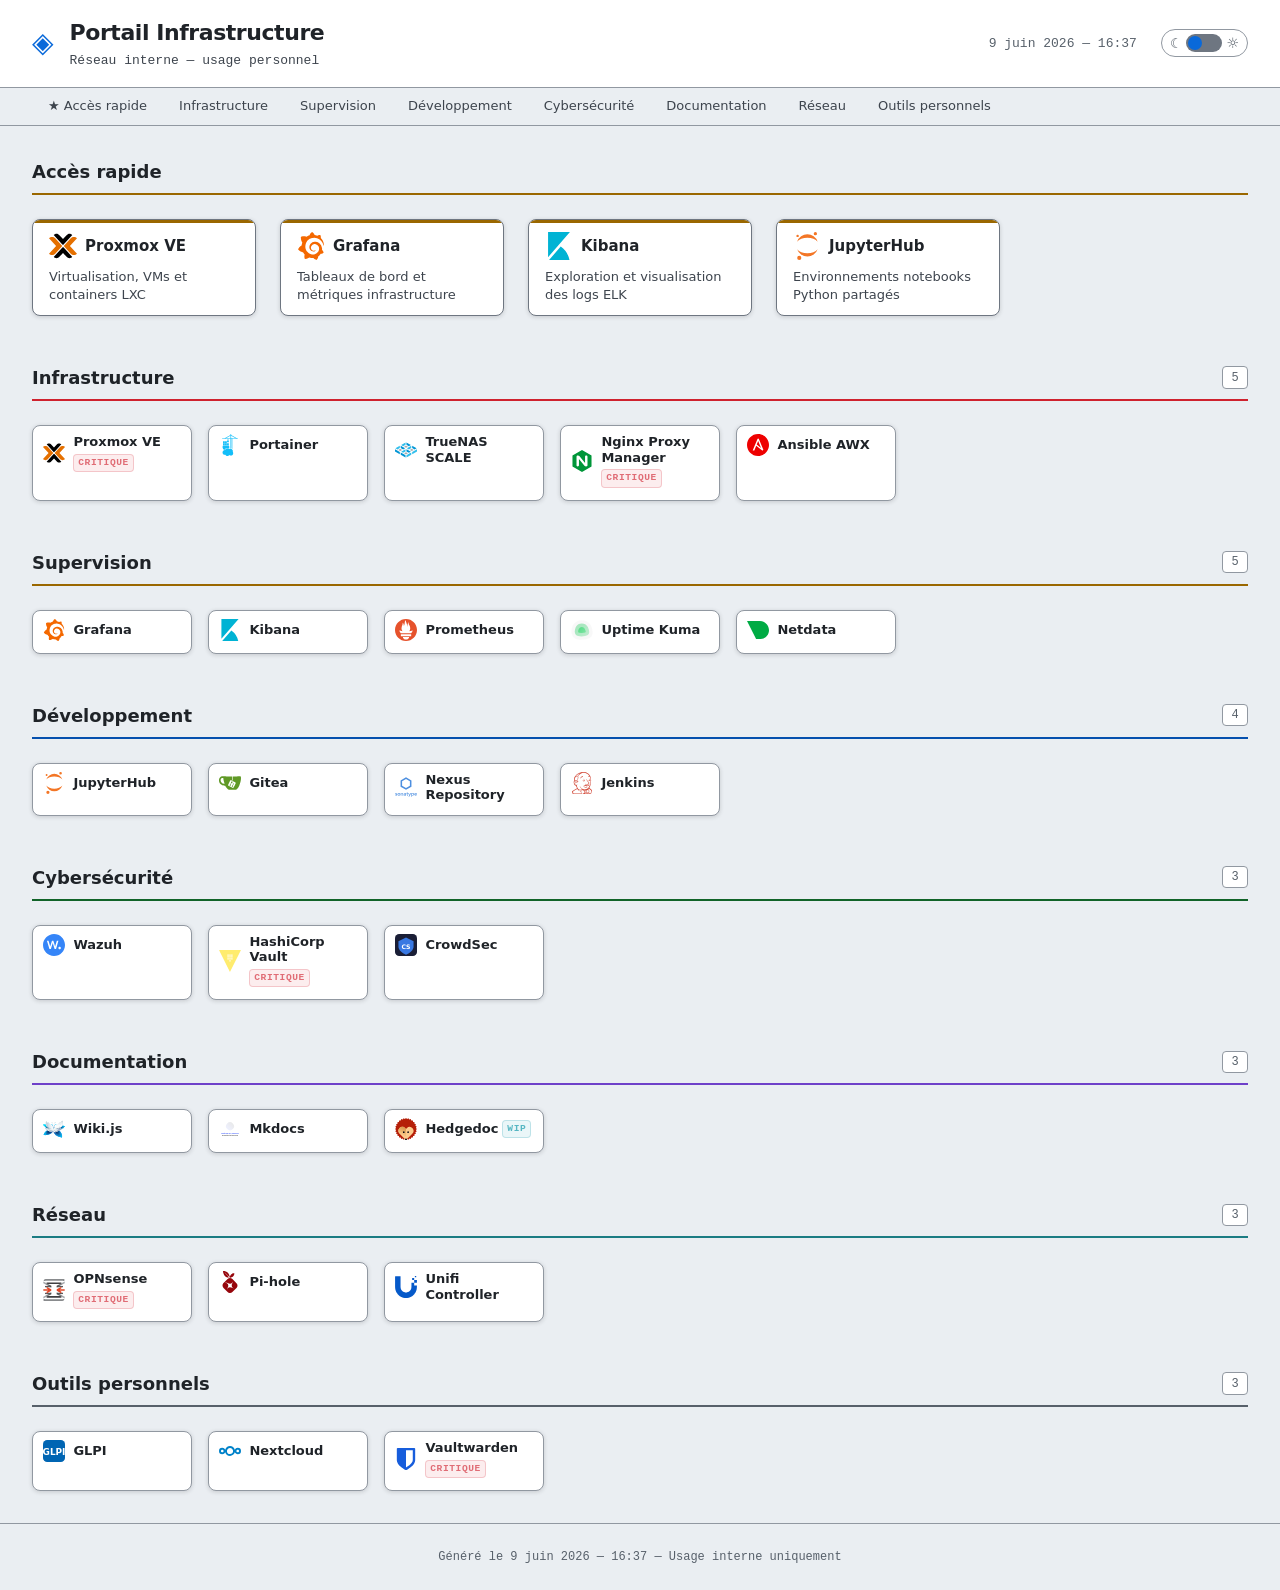
<file: index.html>
<!DOCTYPE html>
<html lang="fr">
<head>
  <meta charset="UTF-8">
  <meta name="viewport" content="width=device-width, initial-scale=1.0">
  <meta name="robots" content="noindex, nofollow">
  <meta name="referrer" content="no-referrer">
  <title>Portail Infrastructure</title>
  <link rel="stylesheet" href="assets/css/variables.css">
  <link rel="stylesheet" href="assets/css/reset.css">
  <link rel="stylesheet" href="assets/css/layout.css">
  <link rel="stylesheet" href="assets/css/cards.css">
  <link rel="stylesheet" href="assets/css/responsive.css">
</head>
<body>

<header class="site-header" role="banner">
  <div class="site-header__inner">
    <div class="site-header__brand">
      <span class="site-header__logo" aria-hidden="true">◈</span>
      <div class="site-header__text">
        <span class="site-header__titre">Portail Infrastructure</span>
        <span class="site-header__sous-titre">Réseau interne — usage personnel</span>
      </div>
    </div>
    <div class="site-header__controls">
      <time class="site-header__date" datetime="2026-06-09">9 juin 2026 — 16:37</time>
      <div class="theme-toggle">
        <input type="checkbox" id="theme-switch" class="theme-toggle__input">
        <label for="theme-switch" class="theme-toggle__label" aria-label="Basculer thème clair / sombre">
          <span class="theme-toggle__icon" aria-hidden="true">☾</span>
          <span class="theme-toggle__track"><span class="theme-toggle__thumb"></span></span>
          <span class="theme-toggle__icon" aria-hidden="true">☼</span>
        </label>
      </div>
    </div>
  </div>
</header>

<nav class="site-nav" aria-label="Navigation par catégorie">
  <ul class="site-nav__list" role="list">
        <li><a href="#favoris">★ Accès rapide</a></li>
        <li><a href="#infrastructure">Infrastructure</a></li>
        <li><a href="#supervision">Supervision</a></li>
        <li><a href="#developpement">Développement</a></li>
        <li><a href="#cybersecurite">Cybersécurité</a></li>
        <li><a href="#documentation">Documentation</a></li>
        <li><a href="#reseau">Réseau</a></li>
        <li><a href="#outils">Outils personnels</a></li>
  </ul>
</nav>

<main class="site-main" id="contenu-principal">

  <section id="favoris" class="category category--favoris" aria-labelledby="titre-favoris">
    <h2 id="titre-favoris" class="category__titre">Accès rapide</h2>
    <div class="cards-grid cards-grid--favoris">
        <a class="card card--favori" href="https://proxmox.infra.local:8006" target="_blank" rel="noopener noreferrer">
          <div class="card__header">
            <div class="card__icon-wrap"><img src="assets/icons/proxmox.svg" alt="" aria-hidden="true" width="36" height="36" loading="lazy"></div>
            <span class="card__name">Proxmox VE</span>
          </div>
          <p class="card__desc">Virtualisation, VMs et containers LXC</p>
        </a>
        <a class="card card--favori" href="https://grafana.infra.local" target="_blank" rel="noopener noreferrer">
          <div class="card__header">
            <div class="card__icon-wrap"><img src="assets/icons/grafana.svg" alt="" aria-hidden="true" width="36" height="36" loading="lazy"></div>
            <span class="card__name">Grafana</span>
          </div>
          <p class="card__desc">Tableaux de bord et métriques infrastructure</p>
        </a>
        <a class="card card--favori" href="https://kibana.infra.local:5601" target="_blank" rel="noopener noreferrer">
          <div class="card__header">
            <div class="card__icon-wrap"><img src="assets/icons/kibana.svg" alt="" aria-hidden="true" width="36" height="36" loading="lazy"></div>
            <span class="card__name">Kibana</span>
          </div>
          <p class="card__desc">Exploration et visualisation des logs ELK</p>
        </a>
        <a class="card card--favori" href="https://jupyter.infra.local:8000" target="_blank" rel="noopener noreferrer">
          <div class="card__header">
            <div class="card__icon-wrap"><img src="assets/icons/jupyter.svg" alt="" aria-hidden="true" width="36" height="36" loading="lazy"></div>
            <span class="card__name">JupyterHub</span>
          </div>
          <p class="card__desc">Environnements notebooks Python partagés</p>
        </a>
    </div>
  </section>

  <section id="infrastructure" class="category category--infra" aria-labelledby="titre-infrastructure">
    <h2 id="titre-infrastructure" class="category__titre">
      Infrastructure
      <span class="category__count" aria-label="5 services">5</span>
    </h2>
    <div class="cards-grid">
        <a class="card" href="https://proxmox.infra.local:8006" target="_blank" rel="noopener noreferrer">
          <div class="card__header">
            <div class="card__icon-wrap"><img src="assets/icons/proxmox.svg" alt="" aria-hidden="true" width="28" height="28" loading="lazy"></div>
            <span class="card__name">Proxmox VE <span class="tag tag--critique">critique</span></span>
          </div>
          <p class="card__desc">Hyperviseur — VMs et containers LXC</p>
        </a>
        <a class="card" href="https://portainer.infra.local:9443" target="_blank" rel="noopener noreferrer">
          <div class="card__header">
            <div class="card__icon-wrap"><img src="assets/icons/portainer.svg" alt="" aria-hidden="true" width="28" height="28" loading="lazy"></div>
            <span class="card__name">Portainer</span>
          </div>
          <p class="card__desc">Gestion des containers Docker</p>
        </a>
        <a class="card" href="https://nas.infra.local" target="_blank" rel="noopener noreferrer">
          <div class="card__header">
            <div class="card__icon-wrap"><img src="assets/icons/truenas.svg" alt="" aria-hidden="true" width="28" height="28" loading="lazy"></div>
            <span class="card__name">TrueNAS SCALE</span>
          </div>
          <p class="card__desc">Stockage NAS et partages réseau</p>
        </a>
        <a class="card" href="https://npm.infra.local:81" target="_blank" rel="noopener noreferrer">
          <div class="card__header">
            <div class="card__icon-wrap"><img src="assets/icons/nginx.svg" alt="" aria-hidden="true" width="28" height="28" loading="lazy"></div>
            <span class="card__name">Nginx Proxy Manager <span class="tag tag--critique">critique</span></span>
          </div>
          <p class="card__desc">Reverse proxy et certificats TLS</p>
        </a>
        <a class="card" href="https://awx.infra.local" target="_blank" rel="noopener noreferrer">
          <div class="card__header">
            <div class="card__icon-wrap"><img src="assets/icons/ansible.svg" alt="" aria-hidden="true" width="28" height="28" loading="lazy"></div>
            <span class="card__name">Ansible AWX</span>
          </div>
          <p class="card__desc">Orchestration et automatisation</p>
        </a>
    </div>
  </section>

  <section id="supervision" class="category category--supervision" aria-labelledby="titre-supervision">
    <h2 id="titre-supervision" class="category__titre">
      Supervision
      <span class="category__count" aria-label="5 services">5</span>
    </h2>
    <div class="cards-grid">
        <a class="card" href="https://grafana.infra.local" target="_blank" rel="noopener noreferrer">
          <div class="card__header">
            <div class="card__icon-wrap"><img src="assets/icons/grafana.svg" alt="" aria-hidden="true" width="28" height="28" loading="lazy"></div>
            <span class="card__name">Grafana</span>
          </div>
          <p class="card__desc">Dashboards métriques et alertes</p>
        </a>
        <a class="card" href="https://kibana.infra.local:5601" target="_blank" rel="noopener noreferrer">
          <div class="card__header">
            <div class="card__icon-wrap"><img src="assets/icons/kibana.svg" alt="" aria-hidden="true" width="28" height="28" loading="lazy"></div>
            <span class="card__name">Kibana</span>
          </div>
          <p class="card__desc">Visualisation des logs — stack ELK</p>
        </a>
        <a class="card" href="https://prometheus.infra.local:9090" target="_blank" rel="noopener noreferrer">
          <div class="card__header">
            <div class="card__icon-wrap"><img src="assets/icons/prometheus.svg" alt="" aria-hidden="true" width="28" height="28" loading="lazy"></div>
            <span class="card__name">Prometheus</span>
          </div>
          <p class="card__desc">Collecte et stockage de métriques</p>
        </a>
        <a class="card" href="https://uptime.infra.local:3001" target="_blank" rel="noopener noreferrer">
          <div class="card__header">
            <div class="card__icon-wrap"><img src="assets/icons/uptime-kuma.svg" alt="" aria-hidden="true" width="28" height="28" loading="lazy"></div>
            <span class="card__name">Uptime Kuma</span>
          </div>
          <p class="card__desc">Surveillance disponibilité services</p>
        </a>
        <a class="card" href="https://netdata.infra.local:19999" target="_blank" rel="noopener noreferrer">
          <div class="card__header">
            <div class="card__icon-wrap"><img src="assets/icons/netdata.svg" alt="" aria-hidden="true" width="28" height="28" loading="lazy"></div>
            <span class="card__name">Netdata</span>
          </div>
          <p class="card__desc">Monitoring système temps réel</p>
        </a>
    </div>
  </section>

  <section id="developpement" class="category category--dev" aria-labelledby="titre-developpement">
    <h2 id="titre-developpement" class="category__titre">
      Développement
      <span class="category__count" aria-label="4 services">4</span>
    </h2>
    <div class="cards-grid">
        <a class="card" href="https://jupyter.infra.local:8000" target="_blank" rel="noopener noreferrer">
          <div class="card__header">
            <div class="card__icon-wrap"><img src="assets/icons/jupyter.svg" alt="" aria-hidden="true" width="28" height="28" loading="lazy"></div>
            <span class="card__name">JupyterHub</span>
          </div>
          <p class="card__desc">Notebooks Python — data science</p>
        </a>
        <a class="card" href="https://git.infra.local" target="_blank" rel="noopener noreferrer">
          <div class="card__header">
            <div class="card__icon-wrap"><img src="assets/icons/gitea.svg" alt="" aria-hidden="true" width="28" height="28" loading="lazy"></div>
            <span class="card__name">Gitea</span>
          </div>
          <p class="card__desc">Forge Git auto-hébergée</p>
        </a>
        <a class="card" href="https://nexus.infra.local:8081" target="_blank" rel="noopener noreferrer">
          <div class="card__header">
            <div class="card__icon-wrap"><img src="assets/icons/nexus.svg" alt="" aria-hidden="true" width="28" height="28" loading="lazy"></div>
            <span class="card__name">Nexus Repository</span>
          </div>
          <p class="card__desc">Artefacts Maven, Docker, PyPI</p>
        </a>
        <a class="card" href="https://jenkins.infra.local:8080" target="_blank" rel="noopener noreferrer">
          <div class="card__header">
            <div class="card__icon-wrap"><img src="assets/icons/jenkins.svg" alt="" aria-hidden="true" width="28" height="28" loading="lazy"></div>
            <span class="card__name">Jenkins</span>
          </div>
          <p class="card__desc">Intégration et déploiement continu</p>
        </a>
    </div>
  </section>

  <section id="cybersecurite" class="category category--secu" aria-labelledby="titre-cybersecurite">
    <h2 id="titre-cybersecurite" class="category__titre">
      Cybersécurité
      <span class="category__count" aria-label="3 services">3</span>
    </h2>
    <div class="cards-grid">
        <a class="card" href="https://wazuh.infra.local" target="_blank" rel="noopener noreferrer">
          <div class="card__header">
            <div class="card__icon-wrap"><img src="assets/icons/wazuh.svg" alt="" aria-hidden="true" width="28" height="28" loading="lazy"></div>
            <span class="card__name">Wazuh</span>
          </div>
          <p class="card__desc">SIEM — détection et réponse aux incidents</p>
        </a>
        <a class="card" href="https://vault.infra.local:8200" target="_blank" rel="noopener noreferrer">
          <div class="card__header">
            <div class="card__icon-wrap"><img src="assets/icons/vault.svg" alt="" aria-hidden="true" width="28" height="28" loading="lazy"></div>
            <span class="card__name">HashiCorp Vault <span class="tag tag--critique">critique</span></span>
          </div>
          <p class="card__desc">Gestion des secrets et certificats PKI</p>
        </a>
        <a class="card" href="https://crowdsec.infra.local" target="_blank" rel="noopener noreferrer">
          <div class="card__header">
            <div class="card__icon-wrap"><img src="assets/icons/crowdsec.svg" alt="" aria-hidden="true" width="28" height="28" loading="lazy"></div>
            <span class="card__name">CrowdSec</span>
          </div>
          <p class="card__desc">Détection comportementale et blocage IP</p>
        </a>
    </div>
  </section>

  <section id="documentation" class="category category--docs" aria-labelledby="titre-documentation">
    <h2 id="titre-documentation" class="category__titre">
      Documentation
      <span class="category__count" aria-label="3 services">3</span>
    </h2>
    <div class="cards-grid">
        <a class="card" href="https://wiki.infra.local" target="_blank" rel="noopener noreferrer">
          <div class="card__header">
            <div class="card__icon-wrap"><img src="assets/icons/wikijs.svg" alt="" aria-hidden="true" width="28" height="28" loading="lazy"></div>
            <span class="card__name">Wiki.js</span>
          </div>
          <p class="card__desc">Base de connaissance interne</p>
        </a>
        <a class="card" href="https://docs.infra.local" target="_blank" rel="noopener noreferrer">
          <div class="card__header">
            <div class="card__icon-wrap"><img src="assets/icons/mkdocs.svg" alt="" aria-hidden="true" width="28" height="28" loading="lazy"></div>
            <span class="card__name">Mkdocs</span>
          </div>
          <p class="card__desc">Documentation technique des projets</p>
        </a>
        <a class="card" href="https://notes.infra.local" target="_blank" rel="noopener noreferrer">
          <div class="card__header">
            <div class="card__icon-wrap"><img src="assets/icons/hedgedoc.svg" alt="" aria-hidden="true" width="28" height="28" loading="lazy"></div>
            <span class="card__name">Hedgedoc <span class="tag tag--wip">wip</span></span>
          </div>
          <p class="card__desc">Prise de notes collaborative Markdown</p>
        </a>
    </div>
  </section>

  <section id="reseau" class="category category--reseau" aria-labelledby="titre-reseau">
    <h2 id="titre-reseau" class="category__titre">
      Réseau
      <span class="category__count" aria-label="3 services">3</span>
    </h2>
    <div class="cards-grid">
        <a class="card" href="https://firewall.infra.local" target="_blank" rel="noopener noreferrer">
          <div class="card__header">
            <div class="card__icon-wrap"><img src="assets/icons/opnsense.svg" alt="" aria-hidden="true" width="28" height="28" loading="lazy"></div>
            <span class="card__name">OPNsense <span class="tag tag--critique">critique</span></span>
          </div>
          <p class="card__desc">Pare-feu, routage et VPN</p>
        </a>
        <a class="card" href="https://pihole.infra.local" target="_blank" rel="noopener noreferrer">
          <div class="card__header">
            <div class="card__icon-wrap"><img src="assets/icons/pihole.svg" alt="" aria-hidden="true" width="28" height="28" loading="lazy"></div>
            <span class="card__name">Pi-hole</span>
          </div>
          <p class="card__desc">DNS filtrant et blocage publicités</p>
        </a>
        <a class="card" href="https://unifi.infra.local:8443" target="_blank" rel="noopener noreferrer">
          <div class="card__header">
            <div class="card__icon-wrap"><img src="assets/icons/unifi.svg" alt="" aria-hidden="true" width="28" height="28" loading="lazy"></div>
            <span class="card__name">Unifi Controller</span>
          </div>
          <p class="card__desc">Gestion des équipements réseau Unifi</p>
        </a>
    </div>
  </section>

  <section id="outils" class="category category--outils" aria-labelledby="titre-outils">
    <h2 id="titre-outils" class="category__titre">
      Outils personnels
      <span class="category__count" aria-label="3 services">3</span>
    </h2>
    <div class="cards-grid">
        <a class="card" href="https://glpi.infra.local" target="_blank" rel="noopener noreferrer">
          <div class="card__header">
            <div class="card__icon-wrap"><img src="assets/icons/glpi.svg" alt="" aria-hidden="true" width="28" height="28" loading="lazy"></div>
            <span class="card__name">GLPI</span>
          </div>
          <p class="card__desc">Helpdesk, CMDB et inventaire parc</p>
        </a>
        <a class="card" href="https://cloud.infra.local" target="_blank" rel="noopener noreferrer">
          <div class="card__header">
            <div class="card__icon-wrap"><img src="assets/icons/nextcloud.svg" alt="" aria-hidden="true" width="28" height="28" loading="lazy"></div>
            <span class="card__name">Nextcloud</span>
          </div>
          <p class="card__desc">Stockage fichiers et partage</p>
        </a>
        <a class="card" href="https://passwords.infra.local" target="_blank" rel="noopener noreferrer">
          <div class="card__header">
            <div class="card__icon-wrap"><img src="assets/icons/bitwarden.svg" alt="" aria-hidden="true" width="28" height="28" loading="lazy"></div>
            <span class="card__name">Vaultwarden <span class="tag tag--critique">critique</span></span>
          </div>
          <p class="card__desc">Gestionnaire de mots de passe</p>
        </a>
    </div>
  </section>
</main>

<footer class="site-footer" role="contentinfo">
  <p>Généré le 9 juin 2026 — 16:37 — Usage interne uniquement</p>
</footer>

</body>
</html>
</file>
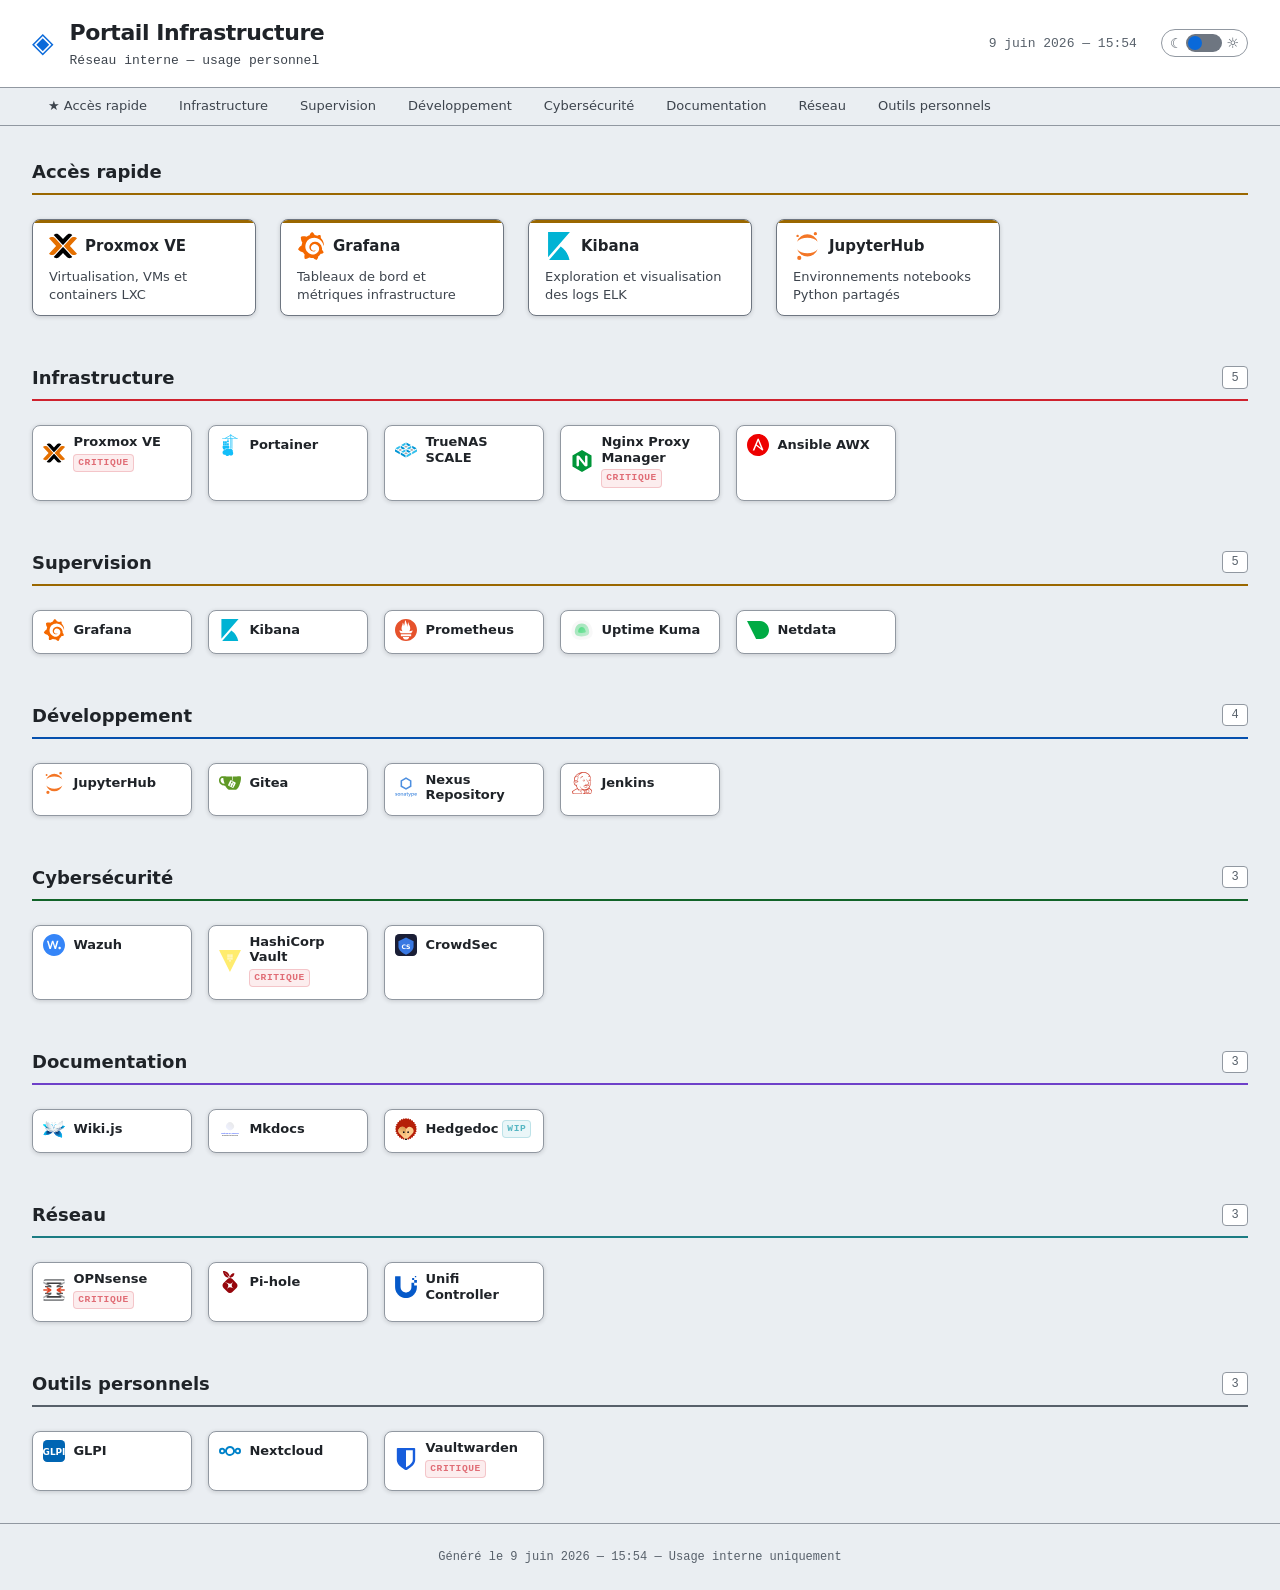
<file: portail/index.html>
<!DOCTYPE html>
<html lang="fr">
<head>
  <meta charset="UTF-8">
  <meta name="viewport" content="width=device-width, initial-scale=1.0">
  <meta name="robots" content="noindex, nofollow">
  <meta name="referrer" content="no-referrer">
  <title>Portail Infrastructure</title>
  <link rel="stylesheet" href="assets/css/variables.css">
  <link rel="stylesheet" href="assets/css/reset.css">
  <link rel="stylesheet" href="assets/css/layout.css">
  <link rel="stylesheet" href="assets/css/cards.css">
  <link rel="stylesheet" href="assets/css/responsive.css">
</head>
<body>

<header class="site-header" role="banner">
  <div class="site-header__inner">
    <div class="site-header__brand">
      <span class="site-header__logo" aria-hidden="true">◈</span>
      <div class="site-header__text">
        <span class="site-header__titre">Portail Infrastructure</span>
        <span class="site-header__sous-titre">Réseau interne — usage personnel</span>
      </div>
    </div>
    <div class="site-header__controls">
      <time class="site-header__date" datetime="2026-06-09">9 juin 2026 — 15:54</time>
      <div class="theme-toggle">
        <input type="checkbox" id="theme-switch" class="theme-toggle__input">
        <label for="theme-switch" class="theme-toggle__label" aria-label="Basculer thème clair / sombre">
          <span class="theme-toggle__icon" aria-hidden="true">☾</span>
          <span class="theme-toggle__track"><span class="theme-toggle__thumb"></span></span>
          <span class="theme-toggle__icon" aria-hidden="true">☼</span>
        </label>
      </div>
    </div>
  </div>
</header>

<nav class="site-nav" aria-label="Navigation par catégorie">
  <ul class="site-nav__list" role="list">
        <li><a href="#favoris">★ Accès rapide</a></li>
        <li><a href="#infrastructure">Infrastructure</a></li>
        <li><a href="#supervision">Supervision</a></li>
        <li><a href="#developpement">Développement</a></li>
        <li><a href="#cybersecurite">Cybersécurité</a></li>
        <li><a href="#documentation">Documentation</a></li>
        <li><a href="#reseau">Réseau</a></li>
        <li><a href="#outils">Outils personnels</a></li>
  </ul>
</nav>

<main class="site-main" id="contenu-principal">

  <section id="favoris" class="category category--favoris" aria-labelledby="titre-favoris">
    <h2 id="titre-favoris" class="category__titre">Accès rapide</h2>
    <div class="cards-grid cards-grid--favoris">
        <a class="card card--favori" href="https://proxmox.infra.local:8006" target="_blank" rel="noopener noreferrer">
          <div class="card__header">
            <div class="card__icon-wrap"><img src="assets/icons/proxmox.svg" alt="" aria-hidden="true" width="36" height="36" loading="lazy"></div>
            <span class="card__name">Proxmox VE</span>
          </div>
          <p class="card__desc">Virtualisation, VMs et containers LXC</p>
        </a>
        <a class="card card--favori" href="https://grafana.infra.local" target="_blank" rel="noopener noreferrer">
          <div class="card__header">
            <div class="card__icon-wrap"><img src="assets/icons/grafana.svg" alt="" aria-hidden="true" width="36" height="36" loading="lazy"></div>
            <span class="card__name">Grafana</span>
          </div>
          <p class="card__desc">Tableaux de bord et métriques infrastructure</p>
        </a>
        <a class="card card--favori" href="https://kibana.infra.local:5601" target="_blank" rel="noopener noreferrer">
          <div class="card__header">
            <div class="card__icon-wrap"><img src="assets/icons/kibana.svg" alt="" aria-hidden="true" width="36" height="36" loading="lazy"></div>
            <span class="card__name">Kibana</span>
          </div>
          <p class="card__desc">Exploration et visualisation des logs ELK</p>
        </a>
        <a class="card card--favori" href="https://jupyter.infra.local:8000" target="_blank" rel="noopener noreferrer">
          <div class="card__header">
            <div class="card__icon-wrap"><img src="assets/icons/jupyter.svg" alt="" aria-hidden="true" width="36" height="36" loading="lazy"></div>
            <span class="card__name">JupyterHub</span>
          </div>
          <p class="card__desc">Environnements notebooks Python partagés</p>
        </a>
    </div>
  </section>

  <section id="infrastructure" class="category category--infra" aria-labelledby="titre-infrastructure">
    <h2 id="titre-infrastructure" class="category__titre">
      Infrastructure
      <span class="category__count" aria-label="5 services">5</span>
    </h2>
    <div class="cards-grid">
        <a class="card" href="https://proxmox.infra.local:8006" target="_blank" rel="noopener noreferrer">
          <div class="card__header">
            <div class="card__icon-wrap"><img src="assets/icons/proxmox.svg" alt="" aria-hidden="true" width="28" height="28" loading="lazy"></div>
            <span class="card__name">Proxmox VE <span class="tag tag--critique">critique</span></span>
          </div>
          <p class="card__desc">Hyperviseur — VMs et containers LXC</p>
        </a>
        <a class="card" href="https://portainer.infra.local:9443" target="_blank" rel="noopener noreferrer">
          <div class="card__header">
            <div class="card__icon-wrap"><img src="assets/icons/portainer.svg" alt="" aria-hidden="true" width="28" height="28" loading="lazy"></div>
            <span class="card__name">Portainer</span>
          </div>
          <p class="card__desc">Gestion des containers Docker</p>
        </a>
        <a class="card" href="https://nas.infra.local" target="_blank" rel="noopener noreferrer">
          <div class="card__header">
            <div class="card__icon-wrap"><img src="assets/icons/truenas.svg" alt="" aria-hidden="true" width="28" height="28" loading="lazy"></div>
            <span class="card__name">TrueNAS SCALE</span>
          </div>
          <p class="card__desc">Stockage NAS et partages réseau</p>
        </a>
        <a class="card" href="https://npm.infra.local:81" target="_blank" rel="noopener noreferrer">
          <div class="card__header">
            <div class="card__icon-wrap"><img src="assets/icons/nginx.svg" alt="" aria-hidden="true" width="28" height="28" loading="lazy"></div>
            <span class="card__name">Nginx Proxy Manager <span class="tag tag--critique">critique</span></span>
          </div>
          <p class="card__desc">Reverse proxy et certificats TLS</p>
        </a>
        <a class="card" href="https://awx.infra.local" target="_blank" rel="noopener noreferrer">
          <div class="card__header">
            <div class="card__icon-wrap"><img src="assets/icons/ansible.svg" alt="" aria-hidden="true" width="28" height="28" loading="lazy"></div>
            <span class="card__name">Ansible AWX</span>
          </div>
          <p class="card__desc">Orchestration et automatisation</p>
        </a>
    </div>
  </section>

  <section id="supervision" class="category category--supervision" aria-labelledby="titre-supervision">
    <h2 id="titre-supervision" class="category__titre">
      Supervision
      <span class="category__count" aria-label="5 services">5</span>
    </h2>
    <div class="cards-grid">
        <a class="card" href="https://grafana.infra.local" target="_blank" rel="noopener noreferrer">
          <div class="card__header">
            <div class="card__icon-wrap"><img src="assets/icons/grafana.svg" alt="" aria-hidden="true" width="28" height="28" loading="lazy"></div>
            <span class="card__name">Grafana</span>
          </div>
          <p class="card__desc">Dashboards métriques et alertes</p>
        </a>
        <a class="card" href="https://kibana.infra.local:5601" target="_blank" rel="noopener noreferrer">
          <div class="card__header">
            <div class="card__icon-wrap"><img src="assets/icons/kibana.svg" alt="" aria-hidden="true" width="28" height="28" loading="lazy"></div>
            <span class="card__name">Kibana</span>
          </div>
          <p class="card__desc">Visualisation des logs — stack ELK</p>
        </a>
        <a class="card" href="https://prometheus.infra.local:9090" target="_blank" rel="noopener noreferrer">
          <div class="card__header">
            <div class="card__icon-wrap"><img src="assets/icons/prometheus.svg" alt="" aria-hidden="true" width="28" height="28" loading="lazy"></div>
            <span class="card__name">Prometheus</span>
          </div>
          <p class="card__desc">Collecte et stockage de métriques</p>
        </a>
        <a class="card" href="https://uptime.infra.local:3001" target="_blank" rel="noopener noreferrer">
          <div class="card__header">
            <div class="card__icon-wrap"><img src="assets/icons/uptime-kuma.svg" alt="" aria-hidden="true" width="28" height="28" loading="lazy"></div>
            <span class="card__name">Uptime Kuma</span>
          </div>
          <p class="card__desc">Surveillance disponibilité services</p>
        </a>
        <a class="card" href="https://netdata.infra.local:19999" target="_blank" rel="noopener noreferrer">
          <div class="card__header">
            <div class="card__icon-wrap"><img src="assets/icons/netdata.svg" alt="" aria-hidden="true" width="28" height="28" loading="lazy"></div>
            <span class="card__name">Netdata</span>
          </div>
          <p class="card__desc">Monitoring système temps réel</p>
        </a>
    </div>
  </section>

  <section id="developpement" class="category category--dev" aria-labelledby="titre-developpement">
    <h2 id="titre-developpement" class="category__titre">
      Développement
      <span class="category__count" aria-label="4 services">4</span>
    </h2>
    <div class="cards-grid">
        <a class="card" href="https://jupyter.infra.local:8000" target="_blank" rel="noopener noreferrer">
          <div class="card__header">
            <div class="card__icon-wrap"><img src="assets/icons/jupyter.svg" alt="" aria-hidden="true" width="28" height="28" loading="lazy"></div>
            <span class="card__name">JupyterHub</span>
          </div>
          <p class="card__desc">Notebooks Python — data science</p>
        </a>
        <a class="card" href="https://git.infra.local" target="_blank" rel="noopener noreferrer">
          <div class="card__header">
            <div class="card__icon-wrap"><img src="assets/icons/gitea.svg" alt="" aria-hidden="true" width="28" height="28" loading="lazy"></div>
            <span class="card__name">Gitea</span>
          </div>
          <p class="card__desc">Forge Git auto-hébergée</p>
        </a>
        <a class="card" href="https://nexus.infra.local:8081" target="_blank" rel="noopener noreferrer">
          <div class="card__header">
            <div class="card__icon-wrap"><img src="assets/icons/nexus.svg" alt="" aria-hidden="true" width="28" height="28" loading="lazy"></div>
            <span class="card__name">Nexus Repository</span>
          </div>
          <p class="card__desc">Artefacts Maven, Docker, PyPI</p>
        </a>
        <a class="card" href="https://jenkins.infra.local:8080" target="_blank" rel="noopener noreferrer">
          <div class="card__header">
            <div class="card__icon-wrap"><img src="assets/icons/jenkins.svg" alt="" aria-hidden="true" width="28" height="28" loading="lazy"></div>
            <span class="card__name">Jenkins</span>
          </div>
          <p class="card__desc">Intégration et déploiement continu</p>
        </a>
    </div>
  </section>

  <section id="cybersecurite" class="category category--secu" aria-labelledby="titre-cybersecurite">
    <h2 id="titre-cybersecurite" class="category__titre">
      Cybersécurité
      <span class="category__count" aria-label="3 services">3</span>
    </h2>
    <div class="cards-grid">
        <a class="card" href="https://wazuh.infra.local" target="_blank" rel="noopener noreferrer">
          <div class="card__header">
            <div class="card__icon-wrap"><img src="assets/icons/wazuh.svg" alt="" aria-hidden="true" width="28" height="28" loading="lazy"></div>
            <span class="card__name">Wazuh</span>
          </div>
          <p class="card__desc">SIEM — détection et réponse aux incidents</p>
        </a>
        <a class="card" href="https://vault.infra.local:8200" target="_blank" rel="noopener noreferrer">
          <div class="card__header">
            <div class="card__icon-wrap"><img src="assets/icons/vault.svg" alt="" aria-hidden="true" width="28" height="28" loading="lazy"></div>
            <span class="card__name">HashiCorp Vault <span class="tag tag--critique">critique</span></span>
          </div>
          <p class="card__desc">Gestion des secrets et certificats PKI</p>
        </a>
        <a class="card" href="https://crowdsec.infra.local" target="_blank" rel="noopener noreferrer">
          <div class="card__header">
            <div class="card__icon-wrap"><img src="assets/icons/crowdsec.svg" alt="" aria-hidden="true" width="28" height="28" loading="lazy"></div>
            <span class="card__name">CrowdSec</span>
          </div>
          <p class="card__desc">Détection comportementale et blocage IP</p>
        </a>
    </div>
  </section>

  <section id="documentation" class="category category--docs" aria-labelledby="titre-documentation">
    <h2 id="titre-documentation" class="category__titre">
      Documentation
      <span class="category__count" aria-label="3 services">3</span>
    </h2>
    <div class="cards-grid">
        <a class="card" href="https://wiki.infra.local" target="_blank" rel="noopener noreferrer">
          <div class="card__header">
            <div class="card__icon-wrap"><img src="assets/icons/wikijs.svg" alt="" aria-hidden="true" width="28" height="28" loading="lazy"></div>
            <span class="card__name">Wiki.js</span>
          </div>
          <p class="card__desc">Base de connaissance interne</p>
        </a>
        <a class="card" href="https://docs.infra.local" target="_blank" rel="noopener noreferrer">
          <div class="card__header">
            <div class="card__icon-wrap"><img src="assets/icons/mkdocs.svg" alt="" aria-hidden="true" width="28" height="28" loading="lazy"></div>
            <span class="card__name">Mkdocs</span>
          </div>
          <p class="card__desc">Documentation technique des projets</p>
        </a>
        <a class="card" href="https://notes.infra.local" target="_blank" rel="noopener noreferrer">
          <div class="card__header">
            <div class="card__icon-wrap"><img src="assets/icons/hedgedoc.svg" alt="" aria-hidden="true" width="28" height="28" loading="lazy"></div>
            <span class="card__name">Hedgedoc <span class="tag tag--wip">wip</span></span>
          </div>
          <p class="card__desc">Prise de notes collaborative Markdown</p>
        </a>
    </div>
  </section>

  <section id="reseau" class="category category--reseau" aria-labelledby="titre-reseau">
    <h2 id="titre-reseau" class="category__titre">
      Réseau
      <span class="category__count" aria-label="3 services">3</span>
    </h2>
    <div class="cards-grid">
        <a class="card" href="https://firewall.infra.local" target="_blank" rel="noopener noreferrer">
          <div class="card__header">
            <div class="card__icon-wrap"><img src="assets/icons/opnsense.svg" alt="" aria-hidden="true" width="28" height="28" loading="lazy"></div>
            <span class="card__name">OPNsense <span class="tag tag--critique">critique</span></span>
          </div>
          <p class="card__desc">Pare-feu, routage et VPN</p>
        </a>
        <a class="card" href="https://pihole.infra.local" target="_blank" rel="noopener noreferrer">
          <div class="card__header">
            <div class="card__icon-wrap"><img src="assets/icons/pihole.svg" alt="" aria-hidden="true" width="28" height="28" loading="lazy"></div>
            <span class="card__name">Pi-hole</span>
          </div>
          <p class="card__desc">DNS filtrant et blocage publicités</p>
        </a>
        <a class="card" href="https://unifi.infra.local:8443" target="_blank" rel="noopener noreferrer">
          <div class="card__header">
            <div class="card__icon-wrap"><img src="assets/icons/unifi.svg" alt="" aria-hidden="true" width="28" height="28" loading="lazy"></div>
            <span class="card__name">Unifi Controller</span>
          </div>
          <p class="card__desc">Gestion des équipements réseau Unifi</p>
        </a>
    </div>
  </section>

  <section id="outils" class="category category--outils" aria-labelledby="titre-outils">
    <h2 id="titre-outils" class="category__titre">
      Outils personnels
      <span class="category__count" aria-label="3 services">3</span>
    </h2>
    <div class="cards-grid">
        <a class="card" href="https://glpi.infra.local" target="_blank" rel="noopener noreferrer">
          <div class="card__header">
            <div class="card__icon-wrap"><img src="assets/icons/glpi.svg" alt="" aria-hidden="true" width="28" height="28" loading="lazy"></div>
            <span class="card__name">GLPI</span>
          </div>
          <p class="card__desc">Helpdesk, CMDB et inventaire parc</p>
        </a>
        <a class="card" href="https://cloud.infra.local" target="_blank" rel="noopener noreferrer">
          <div class="card__header">
            <div class="card__icon-wrap"><img src="assets/icons/nextcloud.svg" alt="" aria-hidden="true" width="28" height="28" loading="lazy"></div>
            <span class="card__name">Nextcloud</span>
          </div>
          <p class="card__desc">Stockage fichiers et partage</p>
        </a>
        <a class="card" href="https://passwords.infra.local" target="_blank" rel="noopener noreferrer">
          <div class="card__header">
            <div class="card__icon-wrap"><img src="assets/icons/bitwarden.svg" alt="" aria-hidden="true" width="28" height="28" loading="lazy"></div>
            <span class="card__name">Vaultwarden <span class="tag tag--critique">critique</span></span>
          </div>
          <p class="card__desc">Gestionnaire de mots de passe</p>
        </a>
    </div>
  </section>
</main>

<footer class="site-footer" role="contentinfo">
  <p>Généré le 9 juin 2026 — 15:54 — Usage interne uniquement</p>
</footer>

</body>
</html>
</file>
<file: assets/css/variables.css>
/* variables.css — Palette complète dark + light */

/* ── Thème sombre (défaut) ────────────────────────────────────────────────── */
:root {
  --bg-page:          #0d1117;
  --bg-surface:       #161b22;
  --bg-surface-hover: #21262d;
  --border:           #30363d;
  --border-strong:    #484f58;
  --text-primary:     #e6edf3;
  --text-secondary:   #8b949e;
  --text-muted:       #656d76;
  --accent:           #58a6ff;
  --shadow:           0 2px 8px  rgba(0, 0, 0, 0.50);
  --shadow-hover:     0 6px 20px rgba(0, 0, 0, 0.70);

  --color-favoris:    #e5c07b;
  --color-infra:      #e06c75;
  --color-dev:        #61afef;
  --color-secu:       #98c379;
  --color-supervision:#e5c07b;
  --color-docs:       #c678dd;
  --color-reseau:     #56b6c2;
  --color-outils:     #abb2bf;
}

/* ── Thème clair (préférence système) ────────────────────────────────────── */
@media (prefers-color-scheme: light) {
  :root {
    --bg-page:          #eaeef2;
    --bg-surface:       #ffffff;
    --bg-surface-hover: #f0f3f6;
    --border:           #9198a1;
    --border-strong:    #6e7681;
    --text-primary:     #1f2328;
    --text-secondary:   #3d444d;
    --text-muted:       #57606a;
    --accent:           #0969da;
    --shadow:           0 1px 4px  rgba(31, 35, 40, 0.18);
    --shadow-hover:     0 4px 14px rgba(31, 35, 40, 0.28);

    --color-favoris:    #9a6700;
    --color-infra:      #cf222e;
    --color-dev:        #0550ae;
    --color-secu:       #116329;
    --color-supervision:#9a6700;
    --color-docs:       #6e40c9;
    --color-reseau:     #1b7c83;
    --color-outils:     #57606a;
  }
}

/* ── Overrides manuels via le toggle ─────────────────────────────────────── */

/* Système sombre + toggle activé → forcer thème clair */
@media (prefers-color-scheme: dark) {
  body:has(#theme-switch:checked) {
    --bg-page:          #eaeef2;
    --bg-surface:       #ffffff;
    --bg-surface-hover: #f0f3f6;
    --border:           #9198a1;
    --border-strong:    #6e7681;
    --text-primary:     #1f2328;
    --text-secondary:   #3d444d;
    --text-muted:       #57606a;
    --accent:           #0969da;
    --shadow:           0 1px 4px  rgba(31, 35, 40, 0.18);
    --shadow-hover:     0 4px 14px rgba(31, 35, 40, 0.28);

    --color-favoris:    #9a6700;
    --color-infra:      #cf222e;
    --color-dev:        #0550ae;
    --color-secu:       #116329;
    --color-supervision:#9a6700;
    --color-docs:       #6e40c9;
    --color-reseau:     #1b7c83;
    --color-outils:     #57606a;
  }
}

/* Système clair + toggle activé → forcer thème sombre */
@media (prefers-color-scheme: light) {
  body:has(#theme-switch:checked) {
    --bg-page:          #0d1117;
    --bg-surface:       #161b22;
    --bg-surface-hover: #21262d;
    --border:           #30363d;
    --border-strong:    #484f58;
    --text-primary:     #e6edf3;
    --text-secondary:   #8b949e;
    --text-muted:       #656d76;
    --accent:           #58a6ff;
    --shadow:           0 2px 8px  rgba(0, 0, 0, 0.50);
    --shadow-hover:     0 6px 20px rgba(0, 0, 0, 0.70);

    --color-favoris:    #e5c07b;
    --color-infra:      #e06c75;
    --color-dev:        #61afef;
    --color-secu:       #98c379;
    --color-supervision:#e5c07b;
    --color-docs:       #c678dd;
    --color-reseau:     #56b6c2;
    --color-outils:     #abb2bf;
  }
}

/* ── Espacements ─────────────────────────────────────────────────────────── */
:root {
  --sp-xs:  0.25rem;
  --sp-sm:  0.5rem;
  --sp-md:  1rem;
  --sp-lg:  1.5rem;
  --sp-xl:  2rem;
  --sp-2xl: 3rem;

  --font-sans: 'Segoe UI', system-ui, -apple-system, sans-serif;
  --font-mono: 'JetBrains Mono', 'Cascadia Code', 'Fira Code', ui-monospace, monospace;
  --fs-xs:   0.75rem;
  --fs-sm:   0.8125rem;
  --fs-base: 0.9375rem;
  --fs-lg:   1.125rem;
  --fs-xl:   1.375rem;
  --fs-2xl:  1.75rem;

  --radius-sm: 4px;
  --radius-md: 8px;
  --radius-lg: 12px;
  --transition: 140ms ease;

  --max-width:    1440px;
  --card-min:     160px;
  --card-fav-min: 210px;
}
</file>
<file: assets/css/layout.css>
/* layout.css — Header, navigation, toggle thème, main, footer */

/* ── Transition globale lors du changement de thème ─────────────────────── */
body {
  transition: background-color var(--transition), color var(--transition);
}

/* ── Header ──────────────────────────────────────────────────────────────── */
.site-header {
  background-color: var(--bg-surface);
  border-bottom: 1px solid var(--border);
  padding: var(--sp-md) var(--sp-xl);
}

.site-header__inner {
  max-width: var(--max-width);
  margin: 0 auto;
  display: flex;
  align-items: center;
  justify-content: space-between;
  gap: var(--sp-md);
}

.site-header__brand {
  display: flex;
  align-items: center;
  gap: var(--sp-md);
}

.site-header__logo {
  font-size: var(--fs-2xl);
  color: var(--accent);
  line-height: 1;
  flex-shrink: 0;
}

.site-header__text {
  display: flex;
  flex-direction: column;
  gap: 2px;
}

.site-header__titre {
  font-size: var(--fs-xl);
  font-weight: 600;
  color: var(--text-primary);
  letter-spacing: -0.02em;
}

.site-header__sous-titre {
  font-size: var(--fs-sm);
  color: var(--text-secondary);
  font-family: var(--font-mono);
}

.site-header__controls {
  display: flex;
  align-items: center;
  gap: var(--sp-lg);
  flex-shrink: 0;
}

.site-header__date {
  font-size: var(--fs-sm);
  color: var(--text-muted);
  font-family: var(--font-mono);
  white-space: nowrap;
}

/* ── Toggle thème clair / sombre ─────────────────────────────────────────── */
.theme-toggle {
  display: flex;
  align-items: center;
}

.theme-toggle__input {
  position: absolute;
  opacity: 0;
  width: 0;
  height: 0;
  pointer-events: none;
}

.theme-toggle__label {
  display: flex;
  align-items: center;
  gap: var(--sp-xs);
  cursor: pointer;
  padding: 0.25rem 0.5rem;
  border: 1px solid var(--border);
  border-radius: 2rem;
  background: var(--bg-surface);
  color: var(--text-muted);
  font-size: var(--fs-sm);
  user-select: none;
  transition:
    border-color var(--transition),
    background-color var(--transition),
    color var(--transition);
}

.theme-toggle__label:hover {
  border-color: var(--accent);
  color: var(--text-primary);
}

.theme-toggle__input:focus-visible + .theme-toggle__label {
  outline: 2px solid var(--accent);
  outline-offset: 2px;
}

/* Piste du toggle */
.theme-toggle__track {
  position: relative;
  width: 2.25rem;
  height: 1.125rem;
  background-color: var(--border-strong);
  border-radius: 1rem;
  transition: background-color var(--transition);
}

/* Curseur du toggle */
.theme-toggle__thumb {
  position: absolute;
  top: 2px;
  left: 2px;
  width: 0.875rem;
  height: 0.875rem;
  background-color: var(--accent);
  border-radius: 50%;
  transition: transform var(--transition), background-color var(--transition);
}

/* Position du curseur quand activé */
body:has(#theme-switch:checked) .theme-toggle__thumb {
  transform: translateX(1.125rem);
}

/* Icônes lune / soleil */
.theme-toggle__icon {
  font-size: 0.875rem;
  line-height: 1;
  transition: opacity var(--transition);
}

/* ── Navigation ──────────────────────────────────────────────────────────── */
.site-nav {
  position: sticky;
  top: 0;
  z-index: 10;
  background-color: var(--bg-page);
  border-bottom: 1px solid var(--border);
  overflow-x: auto;
  scrollbar-width: none;
  transition: background-color var(--transition), border-color var(--transition);
}

.site-nav::-webkit-scrollbar { display: none; }

.site-nav__list {
  display: flex;
  max-width: var(--max-width);
  margin: 0 auto;
  padding: 0 var(--sp-xl);
}

.site-nav__list a {
  display: block;
  padding: var(--sp-sm) var(--sp-md);
  font-size: var(--fs-sm);
  color: var(--text-secondary);
  border-bottom: 2px solid transparent;
  white-space: nowrap;
  transition: color var(--transition), border-color var(--transition);
}

.site-nav__list a:hover {
  color: var(--text-primary);
  border-bottom-color: var(--accent);
}

.site-nav__list a:focus-visible {
  outline: 2px solid var(--accent);
  outline-offset: -2px;
  color: var(--text-primary);
}

/* ── Contenu principal ───────────────────────────────────────────────────── */
.site-main {
  max-width: var(--max-width);
  margin: 0 auto;
  padding: var(--sp-xl);
  display: flex;
  flex-direction: column;
  gap: var(--sp-2xl);
}

/* ── Catégories ──────────────────────────────────────────────────────────── */
.category--favoris    { --cat-color: var(--color-favoris); }
.category--infra      { --cat-color: var(--color-infra); }
.category--dev        { --cat-color: var(--color-dev); }
.category--secu       { --cat-color: var(--color-secu); }
.category--supervision{ --cat-color: var(--color-supervision); }
.category--docs       { --cat-color: var(--color-docs); }
.category--reseau     { --cat-color: var(--color-reseau); }
.category--outils     { --cat-color: var(--color-outils); }

.category__titre {
  display: flex;
  align-items: center;
  gap: var(--sp-sm);
  margin-bottom: var(--sp-lg);
  padding-bottom: var(--sp-sm);
  font-size: var(--fs-lg);
  font-weight: 600;
  color: var(--text-primary);
  border-bottom: 2px solid var(--cat-color);
}

.category__count {
  margin-left: auto;
  display: inline-flex;
  align-items: center;
  justify-content: center;
  min-width: 1.6rem;
  height: 1.4rem;
  padding: 0 var(--sp-xs);
  background-color: var(--bg-surface);
  border: 1px solid var(--border);
  border-radius: var(--radius-sm);
  font-size: var(--fs-xs);
  font-weight: 500;
  color: var(--text-muted);
  font-family: var(--font-mono);
  transition: background-color var(--transition), border-color var(--transition);
}

/* ── Grilles ─────────────────────────────────────────────────────────────── */
.cards-grid {
  display: grid;
  grid-template-columns: repeat(auto-fill, minmax(var(--card-min), 1fr));
  gap: var(--sp-md);
}

.cards-grid--favoris {
  grid-template-columns: repeat(auto-fill, minmax(var(--card-fav-min), 1fr));
  gap: var(--sp-lg);
}

/* ── Footer ──────────────────────────────────────────────────────────────── */
.site-footer {
  border-top: 1px solid var(--border);
  padding: var(--sp-lg) var(--sp-xl);
  text-align: center;
  color: var(--text-muted);
  font-size: var(--fs-xs);
  font-family: var(--font-mono);
  transition: border-color var(--transition);
}
</file>
<file: assets/css/cards.css>
/* cards.css — Composant carte service */

/* ── Icônes ──────────────────────────────────────────────────────────────── */
.card__icon-wrap img {
  border-radius: var(--radius-sm);
  transition: filter var(--transition);
}

/* ── Carte base ──────────────────────────────────────────────────────────── */
.card {
  display: flex;
  flex-direction: column;
  gap: var(--sp-xs);
  padding: 0.5rem 0.65rem;
  background-color: var(--bg-surface);
  border: 1px solid var(--border);
  border-radius: var(--radius-md);
  position: relative;
  overflow: hidden;
  box-shadow: var(--shadow);
  transition:
    background-color var(--transition),
    border-color     var(--transition),
    box-shadow       var(--transition),
    transform        var(--transition);
}

/* Trait coloré en haut — visible au hover */
.card::before {
  content: '';
  position: absolute;
  inset: 0 0 auto 0;
  height: 2px;
  background-color: var(--cat-color, var(--accent));
  opacity: 0;
  transition: opacity var(--transition);
}

.card:hover,
.card:focus-visible {
  background-color: var(--bg-surface-hover);
  border-color: var(--cat-color, var(--accent));
  box-shadow: var(--shadow-hover);
  transform: translateY(-2px);
  outline: none;
}

.card:hover::before,
.card:focus-visible::before {
  opacity: 1;
}

.card:focus-visible {
  outline: 2px solid var(--accent);
  outline-offset: 2px;
}

/* ── Variante favori ─────────────────────────────────────────────────────── */
.card--favori {
  padding: 0.75rem 1rem;
  border-color: var(--border-strong);
  gap: var(--sp-sm);
}

.card--favori::before {
  height: 3px;
  opacity: 1;
}

/* ── En-tête de carte ────────────────────────────────────────────────────── */
.card__header {
  display: flex;
  align-items: center;
  gap: var(--sp-sm);
}

.card__icon-wrap {
  display: flex;
  align-items: center;
  justify-content: center;
  flex-shrink: 0;
  width: 1.375rem;
  height: 1.375rem;
}

.card--favori .card__icon-wrap {
  width: 1.75rem;
  height: 1.75rem;
}

/* Fallback icône : initiale sur fond coloré */
.card__icon-fallback {
  display: flex;
  align-items: center;
  justify-content: center;
  width: 100%;
  height: 100%;
  background-color: var(--cat-color, var(--accent));
  color: #0d1117;
  font-weight: 700;
  font-size: var(--fs-xs);
  border-radius: var(--radius-sm);
  text-transform: uppercase;
}

/* ── Nom ─────────────────────────────────────────────────────────────────── */
.card__name {
  font-size: var(--fs-sm);
  font-weight: 600;
  color: var(--text-primary);
  line-height: 1.2;
  display: flex;
  align-items: center;
  gap: var(--sp-xs);
  flex-wrap: wrap;
}

.card--favori .card__name {
  font-size: var(--fs-base);
}

/* ── Description — visible uniquement au hover ───────────────────────────── */
.card__desc {
  font-size: var(--fs-sm);
  color: var(--text-secondary);
  line-height: 1.35;
  opacity: 0;
  max-height: 0;
  overflow: hidden;
  transition:
    opacity  180ms ease,
    max-height 180ms ease;
}

.card:hover .card__desc,
.card:focus-visible .card__desc {
  opacity: 1;
  max-height: 3em;
}

/* Favoris : description toujours visible */
.card--favori .card__desc {
  opacity: 1;
  max-height: none;
  overflow: visible;
}

/* ── Tags ────────────────────────────────────────────────────────────────── */
.tag {
  display: inline-block;
  padding: 0.1em 0.4em;
  font-size: 0.6rem;
  font-weight: 600;
  font-family: var(--font-mono);
  text-transform: uppercase;
  letter-spacing: 0.06em;
  border-radius: var(--radius-sm);
  line-height: 1.5;
  white-space: nowrap;
}

.tag--critique {
  background-color: rgba(224, 108, 117, 0.12);
  color: #e06c75;
  border: 1px solid rgba(224, 108, 117, 0.3);
}

.tag--experimental {
  background-color: rgba(229, 192, 123, 0.12);
  color: #e5c07b;
  border: 1px solid rgba(229, 192, 123, 0.3);
}

.tag--wip {
  background-color: rgba(86, 182, 194, 0.12);
  color: #56b6c2;
  border: 1px solid rgba(86, 182, 194, 0.3);
}
</file>
<file: assets/css/responsive.css>
/* responsive.css — Adaptations par breakpoint */

/* ── Tablette (< 1024px) ─────────────────────────────────────────────────── */
@media (max-width: 1024px) {
  :root {
    --card-min:     180px;
    --card-fav-min: 220px;
  }

  .site-main {
    padding: var(--sp-lg);
    gap: var(--sp-xl);
  }
}

/* ── Mobile (< 640px) ───────────────────────────────────────────────────── */
@media (max-width: 640px) {
  :root {
    --card-min:     100%;
    --card-fav-min: 100%;
  }

  .site-header {
    padding: var(--sp-md);
  }

  .site-header__inner {
    flex-direction: column;
    align-items: flex-start;
    gap: var(--sp-xs);
  }

  /* La date prend de la place inutilement sur mobile */
  .site-header__date {
    display: none;
  }

  .site-nav__list {
    padding: 0 var(--sp-md);
  }

  .site-main {
    padding: var(--sp-md);
    gap: var(--sp-xl);
  }

  .cards-grid,
  .cards-grid--favoris {
    grid-template-columns: 1fr;
    gap: var(--sp-sm);
  }

  .card--favori {
    padding: var(--sp-md);
  }
}

/* ── Grand écran (> 1600px) ─────────────────────────────────────────────── */
@media (min-width: 1600px) {
  :root {
    --card-min:     240px;
    --card-fav-min: 300px;
  }
}
</file>
<file: portail/assets/css/variables.css>
/* variables.css — Palette complète dark + light */

/* ── Thème sombre (défaut) ────────────────────────────────────────────────── */
:root {
  --bg-page:          #0d1117;
  --bg-surface:       #161b22;
  --bg-surface-hover: #21262d;
  --border:           #30363d;
  --border-strong:    #484f58;
  --text-primary:     #e6edf3;
  --text-secondary:   #8b949e;
  --text-muted:       #656d76;
  --accent:           #58a6ff;
  --shadow:           0 2px 8px  rgba(0, 0, 0, 0.50);
  --shadow-hover:     0 6px 20px rgba(0, 0, 0, 0.70);

  --color-favoris:    #e5c07b;
  --color-infra:      #e06c75;
  --color-dev:        #61afef;
  --color-secu:       #98c379;
  --color-supervision:#e5c07b;
  --color-docs:       #c678dd;
  --color-reseau:     #56b6c2;
  --color-outils:     #abb2bf;
}

/* ── Thème clair (préférence système) ────────────────────────────────────── */
@media (prefers-color-scheme: light) {
  :root {
    --bg-page:          #eaeef2;
    --bg-surface:       #ffffff;
    --bg-surface-hover: #f0f3f6;
    --border:           #9198a1;
    --border-strong:    #6e7681;
    --text-primary:     #1f2328;
    --text-secondary:   #3d444d;
    --text-muted:       #57606a;
    --accent:           #0969da;
    --shadow:           0 1px 4px  rgba(31, 35, 40, 0.18);
    --shadow-hover:     0 4px 14px rgba(31, 35, 40, 0.28);

    --color-favoris:    #9a6700;
    --color-infra:      #cf222e;
    --color-dev:        #0550ae;
    --color-secu:       #116329;
    --color-supervision:#9a6700;
    --color-docs:       #6e40c9;
    --color-reseau:     #1b7c83;
    --color-outils:     #57606a;
  }
}

/* ── Overrides manuels via le toggle ─────────────────────────────────────── */

/* Système sombre + toggle activé → forcer thème clair */
@media (prefers-color-scheme: dark) {
  body:has(#theme-switch:checked) {
    --bg-page:          #eaeef2;
    --bg-surface:       #ffffff;
    --bg-surface-hover: #f0f3f6;
    --border:           #9198a1;
    --border-strong:    #6e7681;
    --text-primary:     #1f2328;
    --text-secondary:   #3d444d;
    --text-muted:       #57606a;
    --accent:           #0969da;
    --shadow:           0 1px 4px  rgba(31, 35, 40, 0.18);
    --shadow-hover:     0 4px 14px rgba(31, 35, 40, 0.28);

    --color-favoris:    #9a6700;
    --color-infra:      #cf222e;
    --color-dev:        #0550ae;
    --color-secu:       #116329;
    --color-supervision:#9a6700;
    --color-docs:       #6e40c9;
    --color-reseau:     #1b7c83;
    --color-outils:     #57606a;
  }
}

/* Système clair + toggle activé → forcer thème sombre */
@media (prefers-color-scheme: light) {
  body:has(#theme-switch:checked) {
    --bg-page:          #0d1117;
    --bg-surface:       #161b22;
    --bg-surface-hover: #21262d;
    --border:           #30363d;
    --border-strong:    #484f58;
    --text-primary:     #e6edf3;
    --text-secondary:   #8b949e;
    --text-muted:       #656d76;
    --accent:           #58a6ff;
    --shadow:           0 2px 8px  rgba(0, 0, 0, 0.50);
    --shadow-hover:     0 6px 20px rgba(0, 0, 0, 0.70);

    --color-favoris:    #e5c07b;
    --color-infra:      #e06c75;
    --color-dev:        #61afef;
    --color-secu:       #98c379;
    --color-supervision:#e5c07b;
    --color-docs:       #c678dd;
    --color-reseau:     #56b6c2;
    --color-outils:     #abb2bf;
  }
}

/* ── Espacements ─────────────────────────────────────────────────────────── */
:root {
  --sp-xs:  0.25rem;
  --sp-sm:  0.5rem;
  --sp-md:  1rem;
  --sp-lg:  1.5rem;
  --sp-xl:  2rem;
  --sp-2xl: 3rem;

  --font-sans: 'Segoe UI', system-ui, -apple-system, sans-serif;
  --font-mono: 'JetBrains Mono', 'Cascadia Code', 'Fira Code', ui-monospace, monospace;
  --fs-xs:   0.75rem;
  --fs-sm:   0.8125rem;
  --fs-base: 0.9375rem;
  --fs-lg:   1.125rem;
  --fs-xl:   1.375rem;
  --fs-2xl:  1.75rem;

  --radius-sm: 4px;
  --radius-md: 8px;
  --radius-lg: 12px;
  --transition: 140ms ease;

  --max-width:    1440px;
  --card-min:     160px;
  --card-fav-min: 210px;
}
</file>
<file: portail/assets/css/layout.css>
/* layout.css — Header, navigation, toggle thème, main, footer */

/* ── Transition globale lors du changement de thème ─────────────────────── */
body {
  transition: background-color var(--transition), color var(--transition);
}

/* ── Header ──────────────────────────────────────────────────────────────── */
.site-header {
  background-color: var(--bg-surface);
  border-bottom: 1px solid var(--border);
  padding: var(--sp-md) var(--sp-xl);
}

.site-header__inner {
  max-width: var(--max-width);
  margin: 0 auto;
  display: flex;
  align-items: center;
  justify-content: space-between;
  gap: var(--sp-md);
}

.site-header__brand {
  display: flex;
  align-items: center;
  gap: var(--sp-md);
}

.site-header__logo {
  font-size: var(--fs-2xl);
  color: var(--accent);
  line-height: 1;
  flex-shrink: 0;
}

.site-header__text {
  display: flex;
  flex-direction: column;
  gap: 2px;
}

.site-header__titre {
  font-size: var(--fs-xl);
  font-weight: 600;
  color: var(--text-primary);
  letter-spacing: -0.02em;
}

.site-header__sous-titre {
  font-size: var(--fs-sm);
  color: var(--text-secondary);
  font-family: var(--font-mono);
}

.site-header__controls {
  display: flex;
  align-items: center;
  gap: var(--sp-lg);
  flex-shrink: 0;
}

.site-header__date {
  font-size: var(--fs-sm);
  color: var(--text-muted);
  font-family: var(--font-mono);
  white-space: nowrap;
}

/* ── Toggle thème clair / sombre ─────────────────────────────────────────── */
.theme-toggle {
  display: flex;
  align-items: center;
}

.theme-toggle__input {
  position: absolute;
  opacity: 0;
  width: 0;
  height: 0;
  pointer-events: none;
}

.theme-toggle__label {
  display: flex;
  align-items: center;
  gap: var(--sp-xs);
  cursor: pointer;
  padding: 0.25rem 0.5rem;
  border: 1px solid var(--border);
  border-radius: 2rem;
  background: var(--bg-surface);
  color: var(--text-muted);
  font-size: var(--fs-sm);
  user-select: none;
  transition:
    border-color var(--transition),
    background-color var(--transition),
    color var(--transition);
}

.theme-toggle__label:hover {
  border-color: var(--accent);
  color: var(--text-primary);
}

.theme-toggle__input:focus-visible + .theme-toggle__label {
  outline: 2px solid var(--accent);
  outline-offset: 2px;
}

/* Piste du toggle */
.theme-toggle__track {
  position: relative;
  width: 2.25rem;
  height: 1.125rem;
  background-color: var(--border-strong);
  border-radius: 1rem;
  transition: background-color var(--transition);
}

/* Curseur du toggle */
.theme-toggle__thumb {
  position: absolute;
  top: 2px;
  left: 2px;
  width: 0.875rem;
  height: 0.875rem;
  background-color: var(--accent);
  border-radius: 50%;
  transition: transform var(--transition), background-color var(--transition);
}

/* Position du curseur quand activé */
body:has(#theme-switch:checked) .theme-toggle__thumb {
  transform: translateX(1.125rem);
}

/* Icônes lune / soleil */
.theme-toggle__icon {
  font-size: 0.875rem;
  line-height: 1;
  transition: opacity var(--transition);
}

/* ── Navigation ──────────────────────────────────────────────────────────── */
.site-nav {
  position: sticky;
  top: 0;
  z-index: 10;
  background-color: var(--bg-page);
  border-bottom: 1px solid var(--border);
  overflow-x: auto;
  scrollbar-width: none;
  transition: background-color var(--transition), border-color var(--transition);
}

.site-nav::-webkit-scrollbar { display: none; }

.site-nav__list {
  display: flex;
  max-width: var(--max-width);
  margin: 0 auto;
  padding: 0 var(--sp-xl);
}

.site-nav__list a {
  display: block;
  padding: var(--sp-sm) var(--sp-md);
  font-size: var(--fs-sm);
  color: var(--text-secondary);
  border-bottom: 2px solid transparent;
  white-space: nowrap;
  transition: color var(--transition), border-color var(--transition);
}

.site-nav__list a:hover {
  color: var(--text-primary);
  border-bottom-color: var(--accent);
}

.site-nav__list a:focus-visible {
  outline: 2px solid var(--accent);
  outline-offset: -2px;
  color: var(--text-primary);
}

/* ── Contenu principal ───────────────────────────────────────────────────── */
.site-main {
  max-width: var(--max-width);
  margin: 0 auto;
  padding: var(--sp-xl);
  display: flex;
  flex-direction: column;
  gap: var(--sp-2xl);
}

/* ── Catégories ──────────────────────────────────────────────────────────── */
.category--favoris    { --cat-color: var(--color-favoris); }
.category--infra      { --cat-color: var(--color-infra); }
.category--dev        { --cat-color: var(--color-dev); }
.category--secu       { --cat-color: var(--color-secu); }
.category--supervision{ --cat-color: var(--color-supervision); }
.category--docs       { --cat-color: var(--color-docs); }
.category--reseau     { --cat-color: var(--color-reseau); }
.category--outils     { --cat-color: var(--color-outils); }

.category__titre {
  display: flex;
  align-items: center;
  gap: var(--sp-sm);
  margin-bottom: var(--sp-lg);
  padding-bottom: var(--sp-sm);
  font-size: var(--fs-lg);
  font-weight: 600;
  color: var(--text-primary);
  border-bottom: 2px solid var(--cat-color);
}

.category__count {
  margin-left: auto;
  display: inline-flex;
  align-items: center;
  justify-content: center;
  min-width: 1.6rem;
  height: 1.4rem;
  padding: 0 var(--sp-xs);
  background-color: var(--bg-surface);
  border: 1px solid var(--border);
  border-radius: var(--radius-sm);
  font-size: var(--fs-xs);
  font-weight: 500;
  color: var(--text-muted);
  font-family: var(--font-mono);
  transition: background-color var(--transition), border-color var(--transition);
}

/* ── Grilles ─────────────────────────────────────────────────────────────── */
.cards-grid {
  display: grid;
  grid-template-columns: repeat(auto-fill, minmax(var(--card-min), 1fr));
  gap: var(--sp-md);
}

.cards-grid--favoris {
  grid-template-columns: repeat(auto-fill, minmax(var(--card-fav-min), 1fr));
  gap: var(--sp-lg);
}

/* ── Footer ──────────────────────────────────────────────────────────────── */
.site-footer {
  border-top: 1px solid var(--border);
  padding: var(--sp-lg) var(--sp-xl);
  text-align: center;
  color: var(--text-muted);
  font-size: var(--fs-xs);
  font-family: var(--font-mono);
  transition: border-color var(--transition);
}
</file>
<file: portail/assets/css/cards.css>
/* cards.css — Composant carte service */

/* ── Icônes ──────────────────────────────────────────────────────────────── */
.card__icon-wrap img {
  border-radius: var(--radius-sm);
  transition: filter var(--transition);
}

/* ── Carte base ──────────────────────────────────────────────────────────── */
.card {
  display: flex;
  flex-direction: column;
  gap: var(--sp-xs);
  padding: 0.5rem 0.65rem;
  background-color: var(--bg-surface);
  border: 1px solid var(--border);
  border-radius: var(--radius-md);
  position: relative;
  overflow: hidden;
  box-shadow: var(--shadow);
  transition:
    background-color var(--transition),
    border-color     var(--transition),
    box-shadow       var(--transition),
    transform        var(--transition);
}

/* Trait coloré en haut — visible au hover */
.card::before {
  content: '';
  position: absolute;
  inset: 0 0 auto 0;
  height: 2px;
  background-color: var(--cat-color, var(--accent));
  opacity: 0;
  transition: opacity var(--transition);
}

.card:hover,
.card:focus-visible {
  background-color: var(--bg-surface-hover);
  border-color: var(--cat-color, var(--accent));
  box-shadow: var(--shadow-hover);
  transform: translateY(-2px);
  outline: none;
}

.card:hover::before,
.card:focus-visible::before {
  opacity: 1;
}

.card:focus-visible {
  outline: 2px solid var(--accent);
  outline-offset: 2px;
}

/* ── Variante favori ─────────────────────────────────────────────────────── */
.card--favori {
  padding: 0.75rem 1rem;
  border-color: var(--border-strong);
  gap: var(--sp-sm);
}

.card--favori::before {
  height: 3px;
  opacity: 1;
}

/* ── En-tête de carte ────────────────────────────────────────────────────── */
.card__header {
  display: flex;
  align-items: center;
  gap: var(--sp-sm);
}

.card__icon-wrap {
  display: flex;
  align-items: center;
  justify-content: center;
  flex-shrink: 0;
  width: 1.375rem;
  height: 1.375rem;
}

.card--favori .card__icon-wrap {
  width: 1.75rem;
  height: 1.75rem;
}

/* Fallback icône : initiale sur fond coloré */
.card__icon-fallback {
  display: flex;
  align-items: center;
  justify-content: center;
  width: 100%;
  height: 100%;
  background-color: var(--cat-color, var(--accent));
  color: #0d1117;
  font-weight: 700;
  font-size: var(--fs-xs);
  border-radius: var(--radius-sm);
  text-transform: uppercase;
}

/* ── Nom ─────────────────────────────────────────────────────────────────── */
.card__name {
  font-size: var(--fs-sm);
  font-weight: 600;
  color: var(--text-primary);
  line-height: 1.2;
  display: flex;
  align-items: center;
  gap: var(--sp-xs);
  flex-wrap: wrap;
}

.card--favori .card__name {
  font-size: var(--fs-base);
}

/* ── Description — visible uniquement au hover ───────────────────────────── */
.card__desc {
  font-size: var(--fs-sm);
  color: var(--text-secondary);
  line-height: 1.35;
  opacity: 0;
  max-height: 0;
  overflow: hidden;
  transition:
    opacity  180ms ease,
    max-height 180ms ease;
}

.card:hover .card__desc,
.card:focus-visible .card__desc {
  opacity: 1;
  max-height: 3em;
}

/* Favoris : description toujours visible */
.card--favori .card__desc {
  opacity: 1;
  max-height: none;
  overflow: visible;
}

/* ── Tags ────────────────────────────────────────────────────────────────── */
.tag {
  display: inline-block;
  padding: 0.1em 0.4em;
  font-size: 0.6rem;
  font-weight: 600;
  font-family: var(--font-mono);
  text-transform: uppercase;
  letter-spacing: 0.06em;
  border-radius: var(--radius-sm);
  line-height: 1.5;
  white-space: nowrap;
}

.tag--critique {
  background-color: rgba(224, 108, 117, 0.12);
  color: #e06c75;
  border: 1px solid rgba(224, 108, 117, 0.3);
}

.tag--experimental {
  background-color: rgba(229, 192, 123, 0.12);
  color: #e5c07b;
  border: 1px solid rgba(229, 192, 123, 0.3);
}

.tag--wip {
  background-color: rgba(86, 182, 194, 0.12);
  color: #56b6c2;
  border: 1px solid rgba(86, 182, 194, 0.3);
}
</file>
<file: portail/assets/css/responsive.css>
/* responsive.css — Adaptations par breakpoint */

/* ── Tablette (< 1024px) ─────────────────────────────────────────────────── */
@media (max-width: 1024px) {
  :root {
    --card-min:     180px;
    --card-fav-min: 220px;
  }

  .site-main {
    padding: var(--sp-lg);
    gap: var(--sp-xl);
  }
}

/* ── Mobile (< 640px) ───────────────────────────────────────────────────── */
@media (max-width: 640px) {
  :root {
    --card-min:     100%;
    --card-fav-min: 100%;
  }

  .site-header {
    padding: var(--sp-md);
  }

  .site-header__inner {
    flex-direction: column;
    align-items: flex-start;
    gap: var(--sp-xs);
  }

  /* La date prend de la place inutilement sur mobile */
  .site-header__date {
    display: none;
  }

  .site-nav__list {
    padding: 0 var(--sp-md);
  }

  .site-main {
    padding: var(--sp-md);
    gap: var(--sp-xl);
  }

  .cards-grid,
  .cards-grid--favoris {
    grid-template-columns: 1fr;
    gap: var(--sp-sm);
  }

  .card--favori {
    padding: var(--sp-md);
  }
}

/* ── Grand écran (> 1600px) ─────────────────────────────────────────────── */
@media (min-width: 1600px) {
  :root {
    --card-min:     240px;
    --card-fav-min: 300px;
  }
}
</file>
